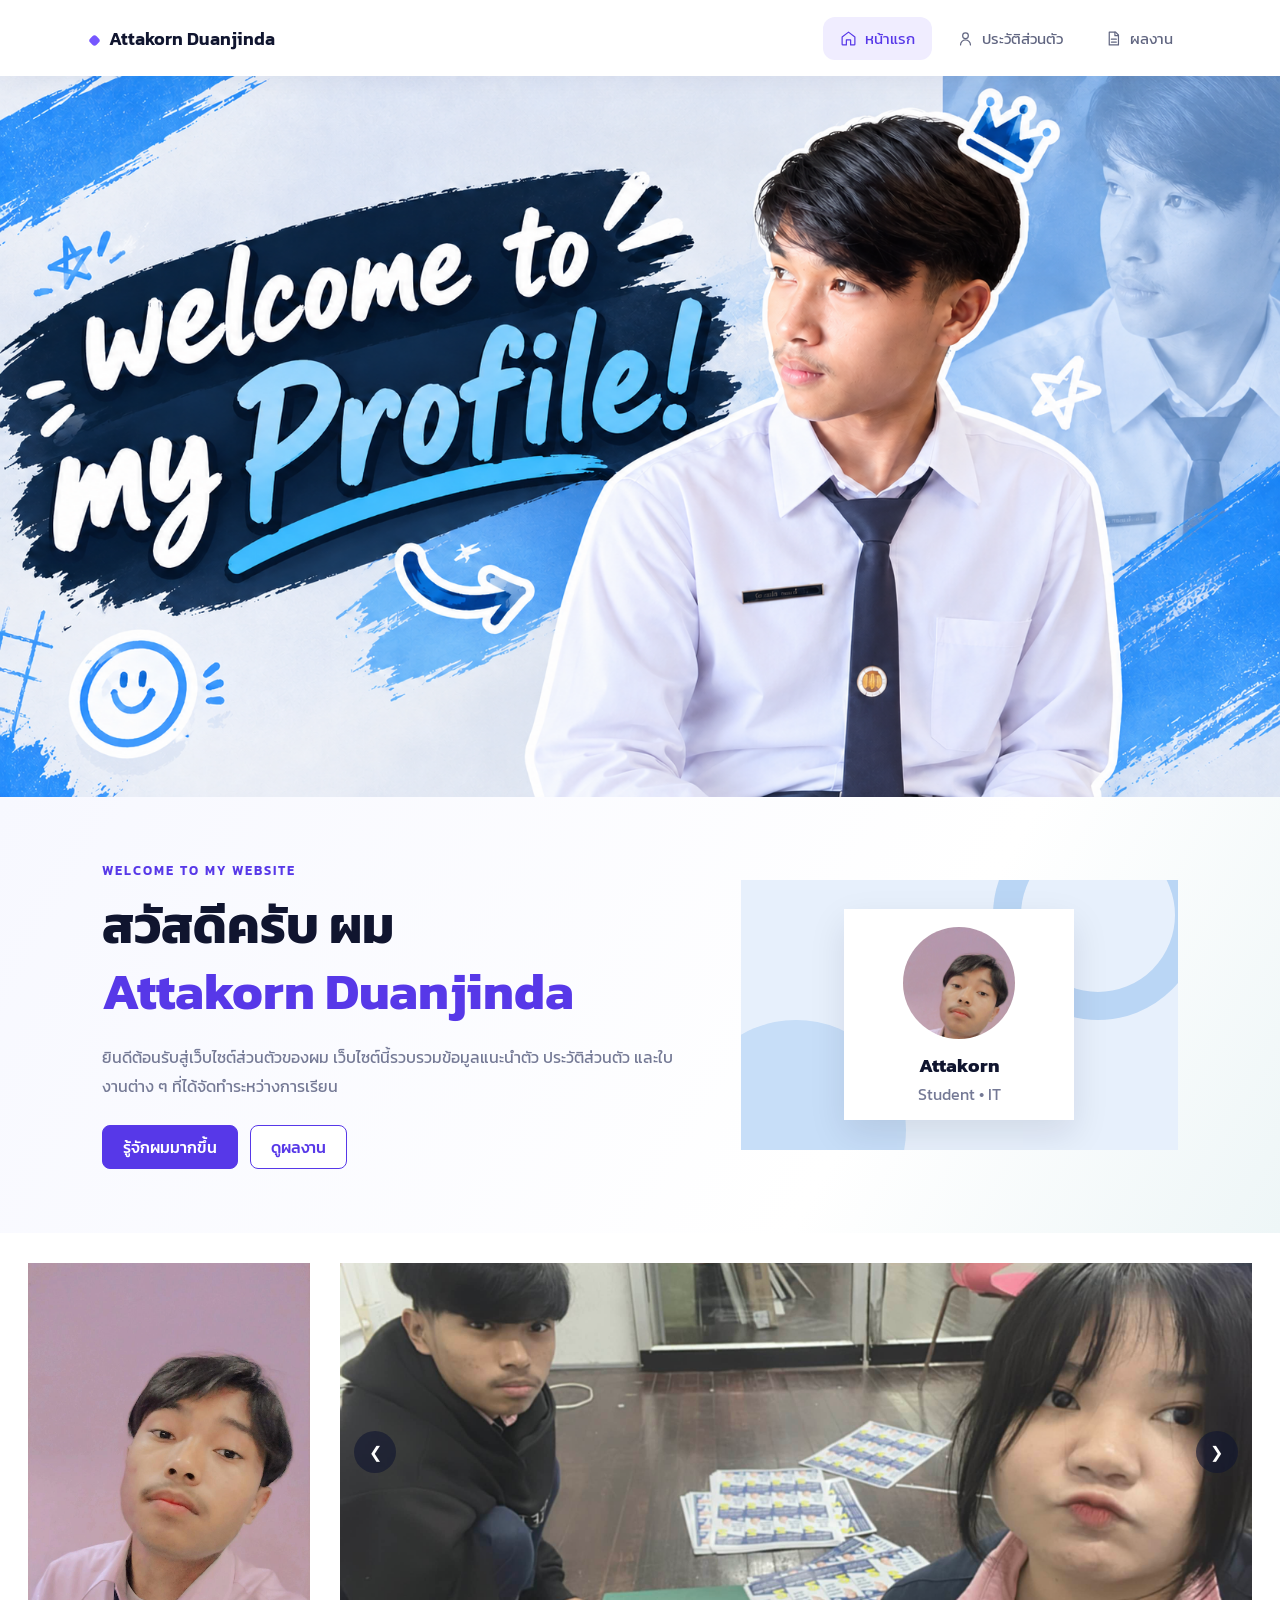
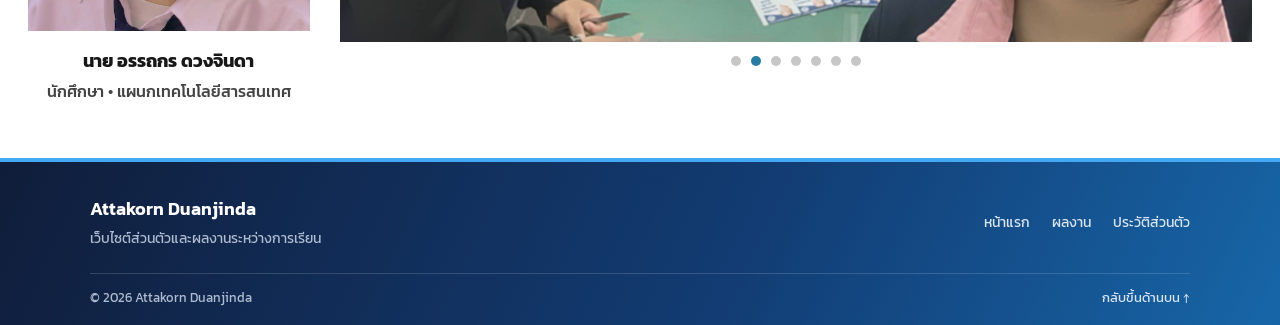
<file: index.html>
<!DOCTYPE html>
<html lang="th"><head>
<meta charset="UTF-8"><meta name="viewport" content="width=device-width, initial-scale=1.0">
<title>Attakorn Duanjinda | หน้าแรก</title><link rel="stylesheet" href="style.css">
</head><body>
  <header class="navbar" id="top">
    <a class="brand" href="index.html">Attakorn Duanjinda</a>
    <button class="menu-toggle" id="menuToggle" aria-label="เปิดเมนู" aria-expanded="false"><span></span><span></span><span></span></button>
    <nav class="nav-links" id="navLinks">
      <a href="index.html" class="nav-link active"><svg class="nav-icon" viewBox="0 0 24 24" aria-hidden="true"><path d="m3 10 9-7 9 7v10a1 1 0 0 1-1 1h-5v-7H9v7H4a1 1 0 0 1-1-1z"/></svg><span>หน้าแรก</span></a>
      <a href="about.html" class="nav-link "><svg class="nav-icon" viewBox="0 0 24 24" aria-hidden="true"><circle cx="12" cy="8" r="4"/><path d="M5 21a7 7 0 0 1 14 0"/></svg><span>ประวัติส่วนตัว</span></a>
      <a href="works.html" class="nav-link "><svg class="nav-icon" viewBox="0 0 24 24" aria-hidden="true"><path d="M6 3h9l4 4v14H6z"/><path d="M14 3v5h5M9 13h7M9 17h7"/></svg><span>ผลงาน</span></a>
    </nav>
  </header>

<main>
  <section class="banner-only"><img class="profile-banner-full" src="images/NEWPROFILE.png" alt="Welcome to my Profile"></section>

  <section id="home" class="hero section">
    <div class="hero-content">
      <p class="eyebrow">WELCOME TO MY WEBSITE</p>
      <h1>สวัสดีครับ ผม <span>Attakorn Duanjinda</span></h1>
      <p class="hero-description">
        ยินดีต้อนรับสู่เว็บไซต์ส่วนตัวของผม เว็บไซต์นี้รวบรวมข้อมูลแนะนำตัว
        ประวัติส่วนตัว และใบงานต่าง ๆ ที่ได้จัดทำระหว่างการเรียน
      </p>
      <div class="hero-actions">
        <a class="button primary" href="about.html">รู้จักผมมากขึ้น</a>
        <a class="button secondary" href="works.html">ดูผลงาน</a>
      </div>
    </div>
    <div class="hero-art" aria-label="ภาพแนะนำตัว">
      <div class="orb orb-one"></div>
      <div class="orb orb-two"></div>
      <div class="profile-placeholder">
        <img class="hero-avatar" src="images/Profile.png.webp" alt="รูปถ่ายของอรรถกร ดวงจินดา">
        <h2>Attakorn</h2>
        <p>Student • IT</p>
      </div>
    </div>
  </section>

  <section class="homepage-gallery">
    <div class="feature-row">
      <aside class="profile-card">
        <div class="photo-placeholder portrait-placeholder">
          <img src="images/Profile.png.webp" alt="รูปโปรไฟล์">
        </div>
        <div class="profile-caption">
          <h2>นาย อรรถกร ดวงจินดา</h2>
          <p>นักศึกษา • แผนกเทคโนโลยีสารสนเทศ</p>
        </div>
      </aside>

      <div class="carousel-area">
        <div class="main-slide" id="mainSlide">
          <img id="slideImage" src="images/img1.jpg" alt="รูปภาพสไลด์ 1">
          <button class="slide-control previous" id="previousSlide" type="button" aria-label="รูปก่อนหน้า">&#10094;</button>
          <button class="slide-control next" id="nextSlide" type="button" aria-label="รูปถัดไป">&#10095;</button>
        </div>
        <div class="carousel-dots" aria-label="ตัวเลือกภาพสไลด์">
          <button class="dot active" data-slide="1" aria-label="รูปที่ 1"></button>
          <button class="dot" data-slide="2" aria-label="รูปที่ 2"></button>
          <button class="dot" data-slide="3" aria-label="รูปที่ 3"></button>
          <button class="dot" data-slide="4" aria-label="รูปที่ 4"></button>
          <button class="dot" data-slide="5" aria-label="รูปที่ 5"></button>
          <button class="dot" data-slide="6" aria-label="รูปที่ 6"></button>
          <button class="dot" data-slide="7" aria-label="รูปที่ 7"></button>
        </div>
      </div>
    </div>

  </section>
</main>
  <footer class="footer">
    <div class="footer-main">
      <div class="footer-brand">
        <a href="index.html">Attakorn Duanjinda</a>
        <p>เว็บไซต์ส่วนตัวและผลงานระหว่างการเรียน</p>
      </div>
      <nav class="footer-nav" aria-label="เมนูส่วนท้าย">
        <a href="index.html">หน้าแรก</a>
        <a href="works.html">ผลงาน</a>
        <a href="about.html">ประวัติส่วนตัว</a>
      </nav>
    </div>
    <div class="footer-bottom">
      <p>© <span id="year"></span> Attakorn Duanjinda</p>
      <a href="#top">กลับขึ้นด้านบน ↑</a>
    </div>
  </footer>
  <script src="script.js"></script>

</body></html>
</file>
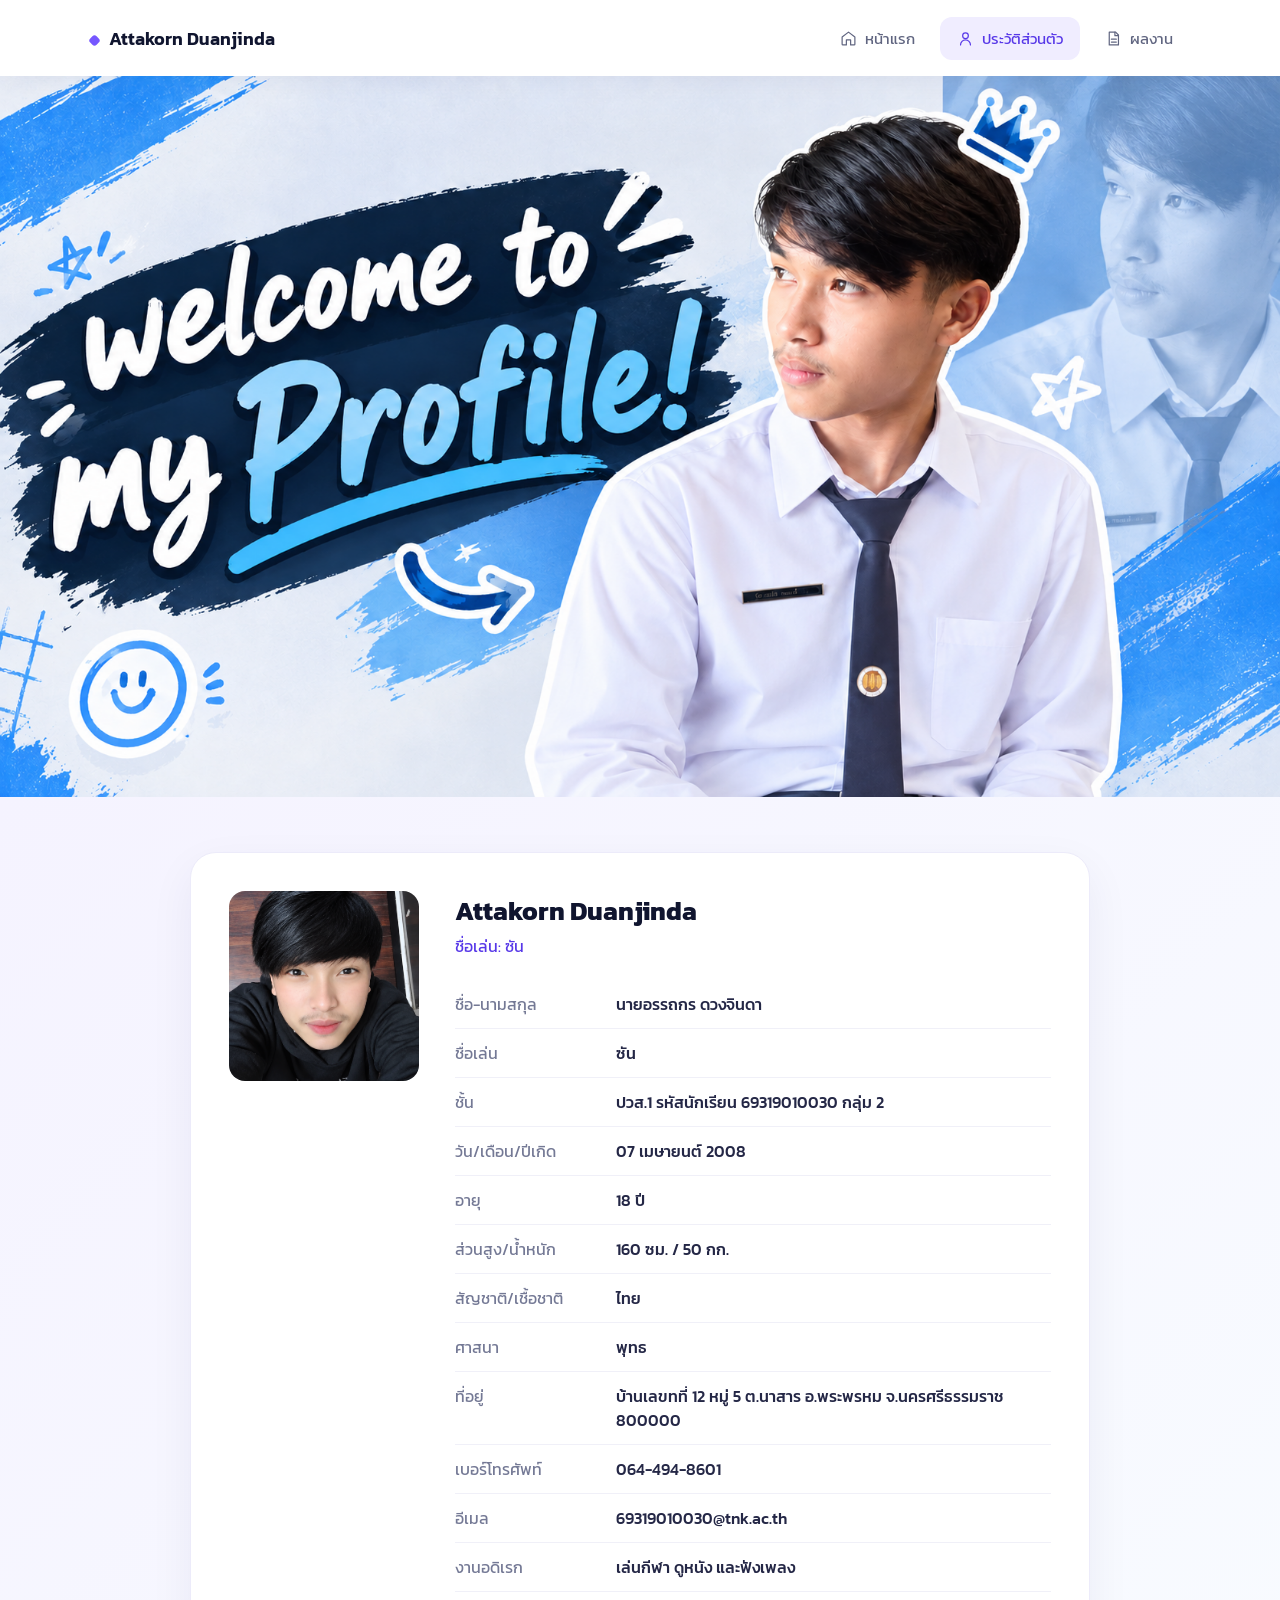
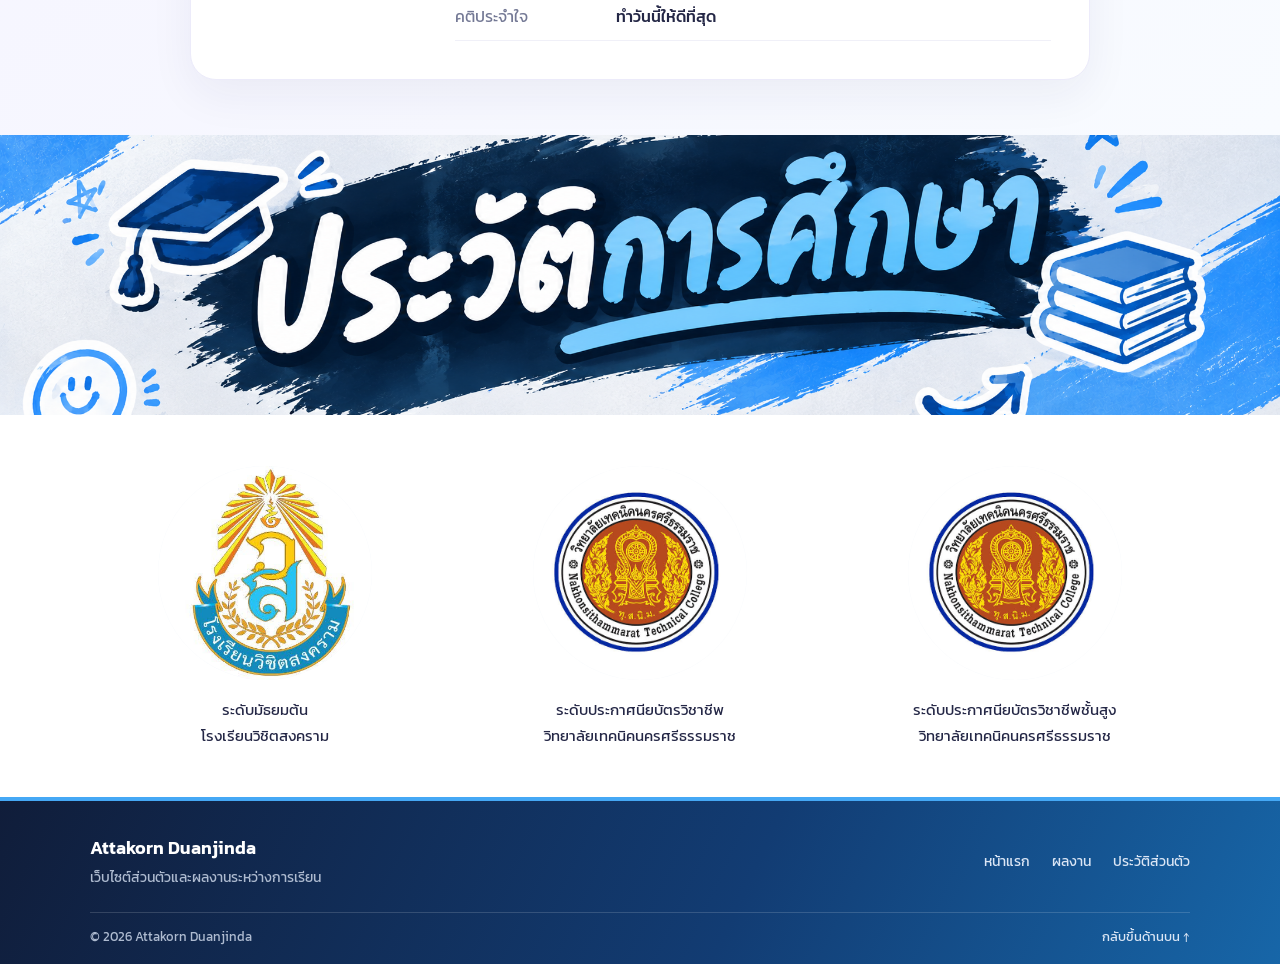
<file: about.html>
<!DOCTYPE html>
<html lang="th">

<head>
  <meta charset="UTF-8">
  <meta name="viewport" content="width=device-width, initial-scale=1.0">
  <title>Attakorn Duanjinda | ประวัติส่วนตัว</title>
  <link rel="stylesheet" href="style.css">
</head>

<body>
  <header class="navbar" id="top">
    <a class="brand" href="index.html">Attakorn Duanjinda</a>
    <button class="menu-toggle" id="menuToggle" aria-label="เปิดเมนู"
      aria-expanded="false"><span></span><span></span><span></span></button>
    <nav class="nav-links" id="navLinks">
      <a href="index.html" class="nav-link "><svg class="nav-icon" viewBox="0 0 24 24" aria-hidden="true"><path d="m3 10 9-7 9 7v10a1 1 0 0 1-1 1h-5v-7H9v7H4a1 1 0 0 1-1-1z"/></svg><span>หน้าแรก</span></a>
      <a href="about.html" class="nav-link active"><svg class="nav-icon" viewBox="0 0 24 24" aria-hidden="true"><circle cx="12" cy="8" r="4"/><path d="M5 21a7 7 0 0 1 14 0"/></svg><span>ประวัติส่วนตัว</span></a>
      <a href="works.html" class="nav-link "><svg class="nav-icon" viewBox="0 0 24 24" aria-hidden="true"><path d="M6 3h9l4 4v14H6z"/><path d="M14 3v5h5M9 13h7M9 17h7"/></svg><span>ผลงาน</span></a>
    </nav>
  </header>

  <main>
    <section class="banner-only">
      <img class="profile-banner-full" src="images/NEWPROFILE.png" alt="แบนเนอร์ประวัติส่วนตัว">
    </section>
    <section class="about-section section">
      <div class="about-panel">
        <img class="about-monogram" src="images/profile.png" alt="รูปถ่ายของอรรถกร ดวงจินดา">
        <div class="about-details">
          <h2>Attakorn Duanjinda</h2>
          <p class="nickname">ชื่อเล่น: ซัน</p>
          <div class="detail-list">
            <div><span>ชื่อ-นามสกุล</span><strong>นายอรรถกร ดวงจินดา</strong></div>
            <div><span>ชื่อเล่น</span><strong>ซัน</strong></div>
            <div><span>ชั้น</span><strong>ปวส.1 รหัสนักเรียน 69319010030 กลุ่ม 2</strong></div>
            <div><span>วัน/เดือน/ปีเกิด</span><strong>07 เมษายนต์ 2008</strong></div>
            <div><span>อายุ</span><strong>18 ปี</strong></div>
            <div><span>ส่วนสูง/น้ำหนัก</span><strong>160 ซม. / 50 กก.</strong></div>
            <div><span>สัญชาติ/เชื้อชาติ</span><strong>ไทย</strong></div>
            <div><span>ศาสนา</span><strong>พุทธ</strong></div>
            <div><span>ที่อยู่</span><strong>บ้านเลขทที่ 12 หมู่ 5 ต.นาสาร อ.พระพรหม จ.นครศรีธรรมราช 800000</strong></div>
            <div><span>เบอร์โทรศัพท์</span><strong>064-494-8601</strong></div>
            <div><span>อีเมล</span><strong>69319010030@tnk.ac.th</strong></div>
            <div><span>งานอดิเรก</span><strong>เล่นกีฬา ดูหนัง และฟังเพลง</strong></div>
            <div><span>คติประจำใจ</span><strong>ทำวันนี้ให้ดีที่สุด</strong></div>
          </div>
        </div>
      </div>
    </section>
    <section class="about-banner-section" aria-label="ประวัติส่วนตัว">
      <img class="about-banner-image" src="images/educational%20record.png" alt="ประวัติส่วนตัว">
    </section>
    <section class="education-logos-section" aria-label="โลโก้สถานศึกษาที่เคยเรียน">
      <div class="education-logos-grid">
        <article class="education-entry">
          <div class="education-logo-frame"><img src="images/logo%201.jpg" alt="ตราโรงเรียนวิชิตสงคราม"></div>
          <p>ระดับมัธยมต้น<br>โรงเรียนวิชิตสงคราม</p>
        </article>
        <article class="education-entry">
          <div class="education-logo-frame"><img src="images/logo2.jpg" alt="ตราวิทยาลัยเทคนิคนครศรีธรรมราช"></div>
          <p>ระดับประกาศนียบัตรวิชาชีพ<br>วิทยาลัยเทคนิคนครศรีธรรมราช</p>
        </article>
        <article class="education-entry">
          <div class="education-logo-frame"><img src="images/logo2.jpg" alt="ตราวิทยาลัยเทคนิคนครศรีธรรมราช"></div>
          <p>ระดับประกาศนียบัตรวิชาชีพชั้นสูง<br>วิทยาลัยเทคนิคนครศรีธรรมราช</p>
        </article>
      </div>
    </section>
  </main>
  <footer class="footer">
    <div class="footer-main">
      <div class="footer-brand">
        <a href="index.html">Attakorn Duanjinda</a>
        <p>เว็บไซต์ส่วนตัวและผลงานระหว่างการเรียน</p>
      </div>
      <nav class="footer-nav" aria-label="เมนูส่วนท้าย">
        <a href="index.html">หน้าแรก</a>
        <a href="works.html">ผลงาน</a>
        <a href="about.html">ประวัติส่วนตัว</a>
      </nav>
    </div>
    <div class="footer-bottom">
      <p>© <span id="year"></span> Attakorn Duanjinda</p>
      <a href="#top">กลับขึ้นด้านบน ↑</a>
    </div>
  </footer>
  <script src="script.js"></script>
</body>

</html>
</file>
<file: style.css>
@import url('https://fonts.googleapis.com/css2?family=Kanit:wght@300;400;500;600;700&display=swap');

:root {
    --navy: #10152f;
    --purple: #7657ff;
    --purple-dark: #5738e8;
    --text: #242746;
    --muted: #747995;
    --bg: #f7f8ff
}

* {
    box-sizing: border-box
}

html {
    scroll-behavior: smooth
}

body {
    margin: 0;
    font-family: 'Kanit', sans-serif;
    color: var(--text);
    background: #fff
}

a {
    color: inherit;
    text-decoration: none
}

.navbar {
    height: 76px;
    width: 100%;
    padding: 0 7%;
    display: flex;
    align-items: center;
    justify-content: space-between;
    gap: 24px;
    background: #fff;
    position: sticky;
    top: 0;
    z-index: 10;
    box-shadow: 0 4px 24px #1b194b0f
}

.brand {
    font-size: 1.12rem;
    font-weight: 600;
    white-space: nowrap;
    color: var(--navy)
}

.brand:before {
    content: '';
    display: inline-block;
    width: 9px;
    height: 9px;
    border-radius: 3px;
    background: var(--purple);
    margin-right: 10px;
    transform: rotate(45deg)
}

.nav-links {
    display: flex;
    align-items: center;
    gap: 8px
}

.nav-link {
    display: inline-flex;
    align-items: center;
    gap: 8px;
    padding: 10px 17px;
    border-radius: 12px;
    font-size: .95rem;
    color: #606580
}

.nav-icon {
    width: 17px;
    height: 17px;
    flex: 0 0 17px;
    fill: none;
    stroke: currentColor;
    stroke-width: 1.7;
    stroke-linecap: round;
    stroke-linejoin: round
}

.nav-link:hover,
.nav-link.active {
    color: var(--purple-dark);
    background: #f0edff
}

.menu-toggle {
    display: none;
    border: 0;
    background: transparent;
    padding: 8px;
    cursor: pointer
}

.menu-toggle span {
    display: block;
    width: 24px;
    height: 2px;
    margin: 5px 0;
    background: var(--navy)
}

.banner-only {
    width: 100%;
    margin: 0;
    padding: 0;
    background: #f5f6fb;
    line-height: 0
}

.profile-banner-full {
    display: block;
    width: 100%;
    height: auto;
    margin: 0;
    border-radius: 0;
    object-fit: contain
}

.hero.section {
    display: grid;
    grid-template-columns: minmax(0, 1.15fr) minmax(280px, .85fr);
    align-items: center;
    gap: 48px;
    min-height: 400px;
    padding: 64px 8%;
    background: linear-gradient(120deg, #f7f8ff 0%, #fff 68%, #eef6f7 100%)
}

.hero-content .eyebrow {
    margin: 0 0 12px;
    color: var(--purple-dark);
    font-size: .8rem;
    font-weight: 600
}

.hero-content h1 {
    margin: 0;
    color: var(--navy);
    font-size: clamp(2rem, 4vw, 3.25rem);
    line-height: 1.3
}

.hero-content h1 span {
    display: block;
    color: var(--purple-dark)
}

.hero-description {
    max-width: 620px;
    margin: 18px 0 0;
    color: var(--muted);
    line-height: 1.8
}

.hero-actions {
    display: flex;
    flex-wrap: wrap;
    gap: 12px;
    margin-top: 24px
}

.button {
    display: inline-flex;
    min-height: 44px;
    align-items: center;
    justify-content: center;
    padding: 0 20px;
    border: 1px solid var(--purple-dark);
    border-radius: 8px;
    font-weight: 500;
    transition: background .2s ease, color .2s ease
}

.button.primary {
    color: #fff;
    background: var(--purple-dark)
}

.button.primary:hover {
    background: var(--navy)
}

.button.secondary {
    color: var(--purple-dark);
    background: #fff
}

.button.secondary:hover {
    color: #fff;
    background: var(--purple-dark)
}

.hero-art {
    position: relative;
    display: grid;
    min-height: 270px;
    place-items: center;
    overflow: hidden;
    background: #e7f0fc
}

.orb {
    position: absolute;
    border-radius: 50%;
    pointer-events: none
}

.orb-one {
    top: -70px;
    right: -25px;
    width: 210px;
    height: 210px;
    border: 28px solid #3789df40
}

.orb-two {
    bottom: -90px;
    left: -55px;
    width: 220px;
    height: 220px;
    background: #c7def8
}

.profile-placeholder {
    position: relative;
    z-index: 1;
    width: min(230px, 70%);
    padding: 18px 18px 14px;
    background: #fff;
    text-align: center;
    box-shadow: 0 14px 34px #10152f1a
}

.hero-avatar {
    display: block;
    width: 112px;
    aspect-ratio: 1;
    margin: 0 auto 12px;
    border-radius: 50%;
    object-fit: cover;
    object-position: center 28%
}

.profile-placeholder h2 {
    margin: 0;
    color: var(--navy);
    font-size: 1.2rem
}

.profile-placeholder p {
    margin: 2px 0 0;
    color: var(--muted)
}

.homepage-gallery {
    padding: 30px 2.2% 55px;
    background: #fff
}

.feature-row {
    display: grid;
    grid-template-columns: minmax(220px, 23%) minmax(0, 1fr);
    gap: 2.5%;
    align-items: start
}

.profile-card {
    text-align: center;
    min-width: 0
}

.photo-placeholder {
    position: relative;
    display: flex;
    flex-direction: column;
    align-items: center;
    justify-content: center;
    gap: 8px;
    overflow: hidden;
    background: linear-gradient(135deg, #edf3fb, #f8f8fc);
    border: 1px dashed #b9c5d9;
    color: #66728b;
    text-align: center;
    font-size: .95rem
}

.placeholder-icon {
    display: grid;
    place-items: center;
    width: 42px;
    height: 42px;
    border-radius: 50%;
    background: #fff;
    color: #7184a6;
    font-size: 1.8rem;
    line-height: 1
}

.photo-placeholder small {
    font-size: .75rem;
    color: #8792a8
}

.portrait-placeholder {
    aspect-ratio: 4/5;
    width: 100%;
    max-height: 440px
}

.profile-caption {
    padding: 12px 5px 0
}

.profile-caption h2 {
    font-size: 1.15rem;
    line-height: 1.5;
    margin: 4px 0;
    color: #171717
}

.profile-caption p {
    margin: 0;
    color: #444;
    font-weight: 500
}

.carousel-area {
    min-width: 0
}

.main-slide {
    aspect-ratio: 2.4/1;
    width: 100%;
    min-height: 260px
}

.carousel-dots {
    display: flex;
    justify-content: center;
    align-items: center;
    gap: 10px;
    padding: 14px 0 0
}

.dot {
    width: 10px;
    height: 10px;
    padding: 0;
    border: 0;
    border-radius: 50%;
    background: #c7c7c7;
    cursor: pointer
}

.dot.active {
    background: #287ca2
}

.gallery-grid {
    display: grid;
    grid-template-columns: repeat(3, minmax(0, 1fr));
    gap: 2.5%;
    margin-top: 58px
}

.gallery-photo {
    aspect-ratio: 1.55/1;
    min-height: 180px;
    overflow: hidden;
    background: #f3f4f8
}

.gallery-photo img {
    display: block;
    width: 100%;
    height: 100%;
    object-fit: cover
}

.about-banner-section {
    padding: 0 0 48px;
    background: #fff
}

.about-banner-image {
    display: block;
    width: 100%;
    height: clamp(160px, 24vw, 280px);
    background: #e7f0fc;
    object-fit: cover;
    object-position: center
}

.education-logos-section {
    padding: 0 7% 48px;
    background: #fff
}

.education-logos-grid {
    display: grid;
    grid-template-columns: repeat(3, minmax(0, 1fr));
    align-items: start;
    gap: 24px;
    max-width: 1200px;
    margin: 0 auto
}

.education-entry {
    display: flex;
    min-width: 0;
    flex-direction: column;
    align-items: center;
    gap: 14px;
    text-align: center
}

.education-logo-frame {
    position: relative;
    width: min(100%, 220px);
    min-width: 0;
    aspect-ratio: 1;
    justify-self: center;
    overflow: hidden;
    border-radius: 50%;
    border: 3px solid #fff;
    background: #f5f9fd
}

.education-logo-frame img {
    position: absolute;
    inset: 0;
    width: 100%;
    height: 100%;
    object-fit: cover
}

.education-entry p {
    margin: 0;
    color: var(--text);
    font-size: .95rem;
    line-height: 1.7
}

.page-banner {
    text-align: center;
    padding: 64px 7%;
    background: linear-gradient(135deg, #f4f1ff, #edf4ff)
}

.eyebrow {
    margin: 0 0 12px;
    color: var(--purple-dark);
    font-size: .78rem;
    font-weight: 600;
    letter-spacing: 2px
}

.page-banner h1 {
    margin: 0;
    color: var(--navy);
    font-size: clamp(2rem, 4vw, 3.2rem)
}

.page-banner>p:last-child {
    color: var(--muted);
    margin: 12px 0 0
}

.section {
    padding: 55px 7%
}

.works-grid {
    display: grid;
    grid-template-columns: repeat(3, minmax(0, 1fr));
    gap: 22px
}

.info-card {
    padding: 28px;
    border: 1px solid #ecebfa;
    border-radius: 22px;
    background: #fff;
    box-shadow: 0 10px 30px #201b5b0a
}

.card-icon {
    width: 48px;
    height: 48px;
    display: grid;
    place-items: center;
    border-radius: 15px;
    color: var(--purple-dark);
    background: #f0edff;
    font-weight: 600
}

.info-card h3 {
    margin: 20px 0 8px;
    color: var(--navy)
}

.info-card p {
    color: var(--muted);
    line-height: 1.7
}

.work-image-list {
    display: grid;
    gap: 14px
}

.work-pdf-link {
    display: inline-flex;
    align-items: center;
    gap: 8px;
    margin-top: 8px;
    padding: 10px 16px;
    border-radius: 12px;
    background: #f0edff;
    color: var(--purple-dark);
    font-weight: 600
}

.work-pdf-link:hover {
    background: #e6e1ff
}

.work-image-button {
    display: block;
    width: 100%;
    padding: 0;
    overflow: hidden;
    border: 0;
    border-radius: 12px;
    background: #f3f4f8;
    cursor: zoom-in
}

.work-image-button img {
    display: block;
    width: 100%;
    aspect-ratio: 4 / 3;
    object-fit: contain
}

.work-image-button:focus-visible,
.image-preview-close:focus-visible {
    outline: 3px solid var(--purple);
    outline-offset: 3px
}

.image-preview-dialog {
    position: fixed;
    max-width: min(1100px, 95vw);
    max-height: 95vh;
    padding: 48px 20px 16px;
    overflow: auto;
    border: 0;
    border-radius: 16px;
    background: #fff;
    box-shadow: 0 20px 70px #10152f40
}

.image-preview-dialog::backdrop {
    background: #10152fcc
}

.image-preview-dialog img {
    display: block;
    max-width: 100%;
    max-height: 78vh;
    margin: 0 auto;
    object-fit: contain
}

.image-preview-dialog p {
    margin: 12px 0 0;
    color: var(--text);
    text-align: center
}

.image-preview-close {
    position: absolute;
    top: 8px;
    right: 12px;
    width: 36px;
    height: 36px;
    border: 0;
    border-radius: 50%;
    background: #f0edff;
    color: var(--navy);
    font: inherit;
    font-size: 1.5rem;
    line-height: 1;
    cursor: pointer
}

.card-note {
    font-size: .83rem;
    color: #8a8eaa
}

.about-section {
    background: linear-gradient(135deg, #f5f3ff, #f8fbff);
    min-height: 480px
}

.about-panel {
    max-width: 900px;
    margin: 0 auto;
    display: grid;
    grid-template-columns: 190px 1fr;
    gap: 36px;
    padding: 38px;
    background: white;
    border: 1px solid #ecebfa;
    border-radius: 26px;
    box-shadow: 0 16px 45px #201b5b0f
}

.about-monogram {
    display: block;
    width: 100%;
    aspect-ratio: 1;
    border-radius: 16px;
    object-fit: cover;
    object-position: center 28%
}

.about-details h2 {
    margin: 0;
    color: var(--navy);
    font-size: 1.65rem
}

.nickname {
    margin: 4px 0 22px;
    color: var(--purple-dark)
}

.detail-list div {
    display: grid;
    grid-template-columns: 145px 1fr;
    gap: 16px;
    padding: 12px 0;
    border-bottom: 1px solid #f0f0f8
}

.detail-list span {
    color: var(--muted)
}

.detail-list strong {
    font-weight: 500
}

.footer {
    border-top: 4px solid #45a8f5;
    padding: 34px 7% 18px;
    color: #dbe6f5;
    background: linear-gradient(115deg, #101d3a 0%, #123c73 58%, #1766a8 100%);
    font-size: .9rem
}

.footer-main,
.footer-bottom {
    display: flex;
    align-items: center;
    justify-content: space-between;
    gap: 24px;
    max-width: 1200px;
    margin: 0 auto
}

.footer-brand>a {
    color: #fff;
    font-size: 1.1rem;
    font-weight: 600
}

.footer-brand p,
.footer-bottom p {
    margin: 5px 0 0;
    color: #aebbd0
}

.footer-nav {
    display: flex;
    flex-wrap: wrap;
    gap: 22px
}

.footer-nav a,
.footer-bottom a {
    color: #dbe6f5;
    transition: color .2s ease
}

.footer-nav a:hover,
.footer-bottom a:hover {
    color: #72c7e5
}

.footer-bottom {
    margin-top: 24px;
    padding-top: 14px;
    border-top: 1px solid #ffffff26;
    font-size: .82rem
}

.footer-bottom p {
    margin: 0
}

@media(max-width:800px) {
    .navbar {
        padding: 0 5%
    }

    .menu-toggle {
        display: block
    }

    .nav-links {
        display: none;
        position: absolute;
        top: 76px;
        left: 0;
        right: 0;
        padding: 12px 5% 20px;
        background: white;
        box-shadow: 0 14px 20px #1b194b12;
        flex-direction: column;
        align-items: stretch
    }

    .nav-links.open {
        display: flex
    }

    .nav-link {
        padding: 13px 15px
    }

    .feature-row {
        grid-template-columns: 1fr;
        gap: 24px
    }

    .hero.section {
        grid-template-columns: 1fr;
        gap: 30px;
        padding: 48px 6%
    }

    .hero-art {
        min-height: 260px
    }

    .profile-card {
        max-width: 330px;
        margin: auto;
        width: 100%
    }

    .portrait-placeholder {
        max-height: none
    }

    .main-slide {
        aspect-ratio: 1.6/1;
        min-height: 220px
    }

    .gallery-grid {
        grid-template-columns: 1fr;
        gap: 22px;
        margin-top: 35px
    }

    .gallery-photo {
        aspect-ratio: 1.6/1
    }

    .works-grid {
        grid-template-columns: 1fr
    }

    .about-panel {
        grid-template-columns: 1fr;
        padding: 25px
    }

    .education-logos-section {
        padding: 0 5% 36px
    }

    .education-logos-grid {
        grid-template-columns: 1fr;
        gap: 14px
    }

    .footer-main {
        align-items: flex-start;
        flex-direction: column;
        gap: 18px
    }

    .footer-nav {
        gap: 16px
    }

    .footer-bottom {
        align-items: flex-start;
        flex-direction: column;
        gap: 8px
    }

    .detail-list div {
        grid-template-columns: 1fr;
        gap: 3px
    }
}

@media(max-width:480px) {
    .brand {
        font-size: .95rem
    }

    .homepage-gallery {
        padding: 20px 4% 40px
    }

    .about-banner-section {
        padding: 0 0 36px
    }

    .page-banner {
        padding: 48px 5%
    }
}
.portrait-placeholder {
    width: 100%;
    max-width: 100%;
    aspect-ratio: .763 / 1;
    max-height: none;
    margin: 0 auto;
    overflow: hidden;
    border: none;
    background: transparent;
}

.portrait-placeholder img {
    display: block;
    width: 100%;
    height: 100%;
    object-fit: cover;
    object-position: center 28%;
}

.main-slide {
    position: relative;
    width: 100%;
    aspect-ratio: 2.4 / 1;
    min-height: 0;
    overflow: hidden;
    border: none;
    background: #f3f4f8;
}

.main-slide img {
    width: 100%;
    height: 100%;
    display: block;
    object-fit: cover;
    object-position: center;
}

.slide-control {
    position: absolute;
    top: 50%;
    display: grid;
    place-items: center;
    width: 42px;
    height: 42px;
    padding: 0;
    border: 0;
    border-radius: 50%;
    color: #fff;
    background: #10152f99;
    font-size: 1rem;
    cursor: pointer;
    transform: translateY(-50%);
}

.slide-control:hover {
    background: #10152f;
}

.slide-control.previous {
    left: 14px;
}

.slide-control.next {
    right: 14px;
}

.carousel-dots {
    display: flex;
    justify-content: center;
    gap: 10px;
    padding: 14px 0;
}

.dot {
    width: 10px;
    height: 10px;
    padding: 0;
    border: none;
    border-radius: 50%;
    background: #c7c7c7;
    cursor: pointer;
}

.dot.active {
    background: #287ca2;
}

@media (max-width: 800px) {
    .main-slide {
        aspect-ratio: 1.6 / 1;
    }
}
</file>
